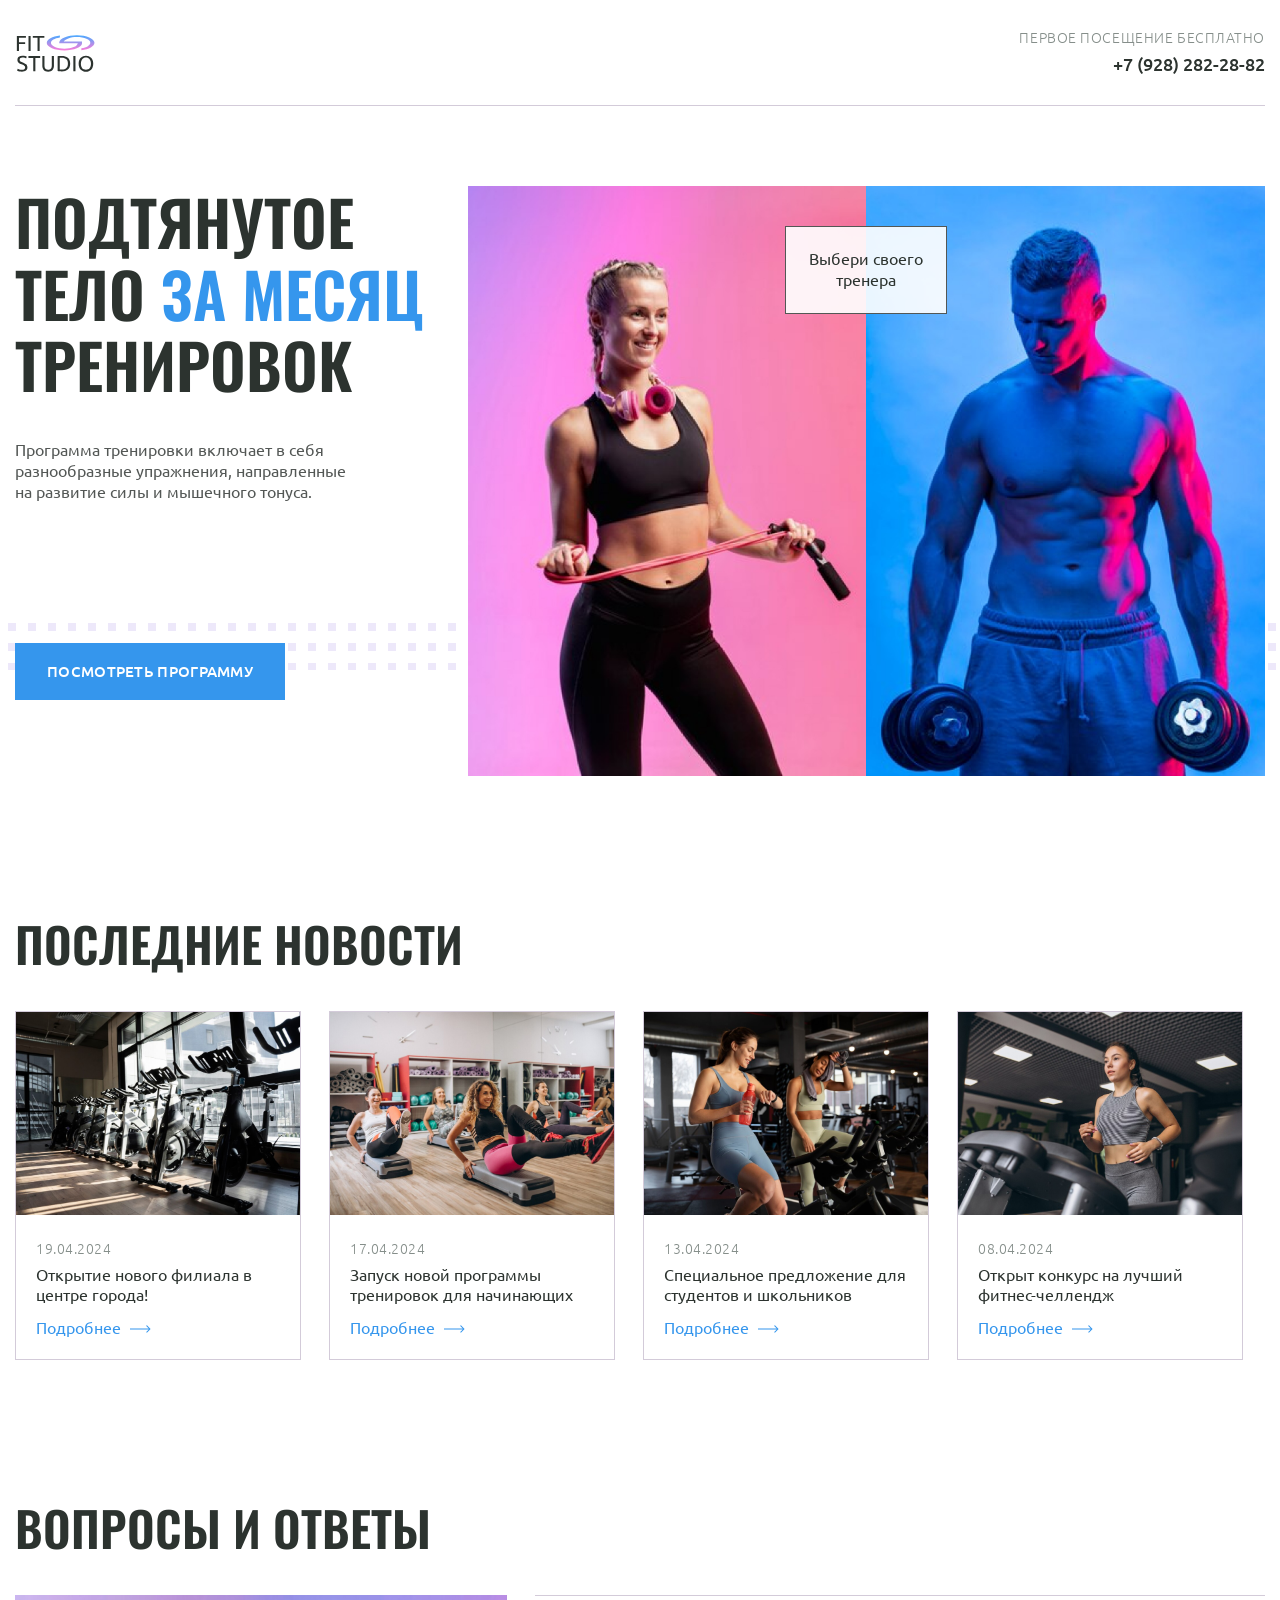
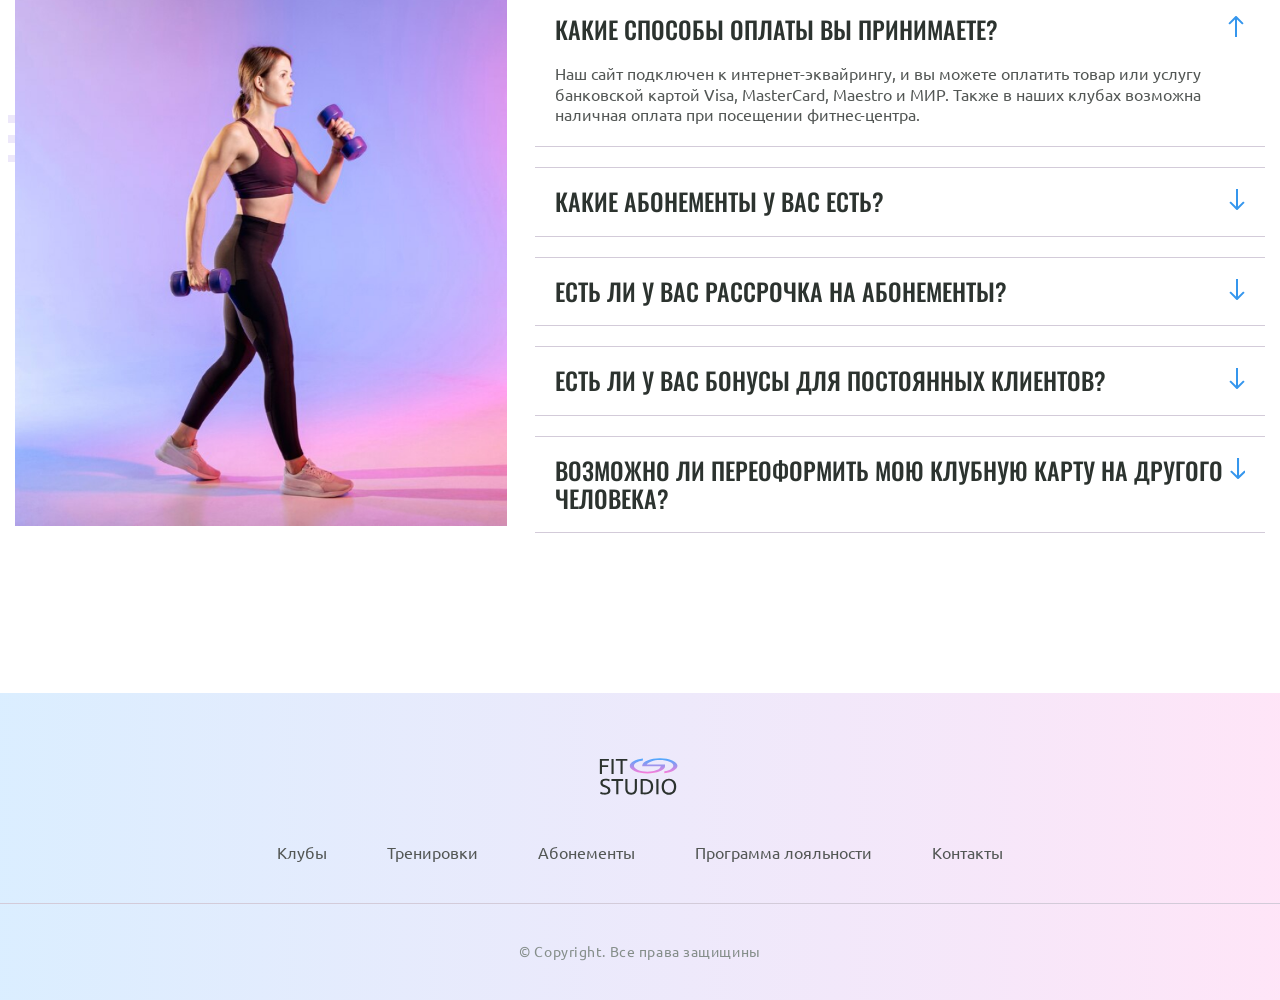
<file: fit-studio/index.html>
<!doctype html>
<html class="home-page" lang="en">
  <head>
    <meta charset="UTF-8" />
    <meta name="viewport" content="width=device-width, initial-scale=1.0" />
    <link rel="stylesheet" href="./css/normalize.css" />
    <link rel="stylesheet" href="./css/fonts.css" />
    <link rel="stylesheet" href="./css/globals.css" />
    <link rel="stylesheet" href="./css/article.css" />
    <link rel="stylesheet" href="./css/header.css" />
    <link rel="stylesheet" href="./css/footer.css" />
    <link rel="stylesheet" href="./css/index.css" />
    <title>Fit-Studio</title>
  </head>
  <body>
    <header class="header">
      <div class="container">
        <div class="header-inner">
          <a href="/">
            <img
              src="./images/logo-icon.svg"
              class="header-logo"
              width="84"
              height="45"
              alt="Логотип Fit-Studio"
            />
          </a>
          <div class="phone">
            <p>Первое посещение бесплатно</p>
            <a href="tel:+79282822882">+7 (928) 282-28-82</a>
          </div>
        </div>
      </div>
    </header>
    <section class="hero section">
      <div class="container hero-container">
        <div class="hero-info">
          <h1>Подтянутое тело <strong>за месяц</strong> тренировок</h1>
          <p class="text">
            Программа тренировки включает в себя разнообразные упражнения,
            направленные на развитие силы и мышечного тонуса.
          </p>
          <a class="button" href="https://Youtube.com">Посмотреть программу</a>
        </div>
        <div class="hero-images">
          <div class="hero-choose">
            <p>Выбери своего тренера</p>
          </div>
          <img
            src="./images/sporty-woman-img.jpg"
            width="347"
            height="513"
            alt="Спортиваня девушка держит в руках скакалку"
          />
          <img
            src="./images/sporty-man-img.jpg"
            width="353"
            height="513"
            alt="Спортиваный мужчина держит в руках гантели"
          />
        </div>
      </div>
    </section>
    <section class="news section">
      <div class="container">
        <h2 class="title-large">Последние новости</h2>
        <div class="news-container">
          <article class="news-article">
            <header>
              <img
                src="./images/news/news-1-img.jpg"
                width="284"
                height="203"
                alt="Велодорожки в спортивном зале Fit-studio"
              />
              <div class="news-info">
                <time class="news-time" datetime="19-04-2024">19.04.2024</time>
                <h3>Открытие нового филиала в центре города!</h3>
              </div>
            </header>
            <footer>
              <a class="news-link" href="article.html">Подробнее</a>
            </footer>
          </article>
          <article class="news-article">
            <header>
              <img
                src="./images/news/news-2-img.jpg"
                width="284"
                height="203"
                alt="Группа женщин занимаются спортом"
              />
              <div class="news-info">
                <time class="news-time" datetime="17-04-2024">17.04.2024</time>
                <h3>Запуск новой программы тренировок для начинающих</h3>
              </div>
            </header>
            <footer>
              <a class="news-link" href="article.html">Подробнее</a>
            </footer>
          </article>
          <article class="news-article">
            <header>
              <img
                src="./images/news/news-3-img.jpg"
                width="284"
                height="203"
                alt="Две девушки занимаются спортом на велодорожке"
              />
              <div class="news-info">
                <time class="news-time" datetime="13-04-2024">13.04.2024</time>
                <h3>Специальное предложение для студентов и школьников</h3>
              </div>
            </header>
            <footer>
              <a class="news-link" href="article.html">Подробнее</a>
            </footer>
          </article>
          <article class="news-article">
            <header>
              <img
                src="./images/news/news-4-img.jpg"
                width="284"
                height="203"
                alt="Девушка занимается спортом на велодорожке"
              />
              <div class="news-info">
                <time class="news-time" datetime="13-04-2024">08.04.2024</time>
                <h3>Открыт конкурс на лучший фитнес-челлендж</h3>
              </div>
            </header>
            <footer>
              <a class="news-link" href="article.html">Подробнее</a>
            </footer>
          </article>
        </div>
      </div>
    </section>
    <section class="faq section">
      <div class="container">
        <h2 class="title-large">Вопросы и ответы</h2>
        <div class="faq-container">
          <img
            src="./images/sporty-woman-2-img.jpg"
            width="492"
            height="531"
            alt="Спортивная девушка держит в руках гантели"
          />
          <div class="faq-info">
            <details open>
              <summary>Какие способы оплаты вы принимаете?</summary>
              <p class="text">
                Наш сайт подключен к интернет-эквайрингу, и вы можете оплатить
                товар или услугу банковской картой Visa, MasterCard, Maestro и
                МИР. Также в наших клубах возможна наличная оплата при посещении
                фитнес-центра.
              </p>
            </details>
            <details>
              <summary>Какие абонементы у вас есть?</summary>
              <p class="text">
                Наш сайт подключен к интернет-эквайрингу, и вы можете оплатить
                товар или услугу банковской картой Visa, MasterCard, Maestro и
                МИР. Также в наших клубах возможна наличная оплата при посещении
                фитнес-центра.
              </p>
            </details>
            <details>
              <summary>Есть ли у вас рассрочка на абонементы?</summary>
              <p class="text">
                Наш сайт подключен к интернет-эквайрингу, и вы можете оплатить
                товар или услугу банковской картой Visa, MasterCard, Maestro и
                МИР. Также в наших клубах возможна наличная оплата при посещении
                фитнес-центра.
              </p>
            </details>
            <details>
              <summary>Есть ли у вас бонусы для постоянных клиентов?</summary>
              <p class="text">
                Наш сайт подключен к интернет-эквайрингу, и вы можете оплатить
                товар или услугу банковской картой Visa, MasterCard, Maestro и
                МИР. Также в наших клубах возможна наличная оплата при посещении
                фитнес-центра.
              </p>
            </details>
            <details>
              <summary>
                Возможно ли переоформить мою клубную карту на другого человека?
              </summary>
              <p class="text">
                Наш сайт подключен к интернет-эквайрингу, и вы можете оплатить
                товар или услугу банковской картой Visa, MasterCard, Maestro и
                МИР. Также в наших клубах возможна наличная оплата при посещении
                фитнес-центра.
              </p>
            </details>
          </div>
        </div>
      </div>
    </section>
    <footer class="footer">
      <div class="footer-container">
        <div class="container">
          <a href="/" class="footer-logo">
            <img
              src="./images/logo-icon.svg"
              width="84"
              height="45"
              alt="Логотип Fit-Studio"
            />
          </a>
          <nav class="menu">
            <ul>
              <li><a href="#">Клубы</a></li>
              <li><a href="#">Тренировки</a></li>
              <li><a href="#">Абонементы</a></li>
              <li><a href="#">Программа лояльности</a></li>
              <li><a href="#">Контакты</a></li>
            </ul>
          </nav>
        </div>
      </div>
      <div class="copyright">
        <p>&copy; Copyright. Все права защищины</p>
      </div>
    </footer>
  </body>
</html>
</file>
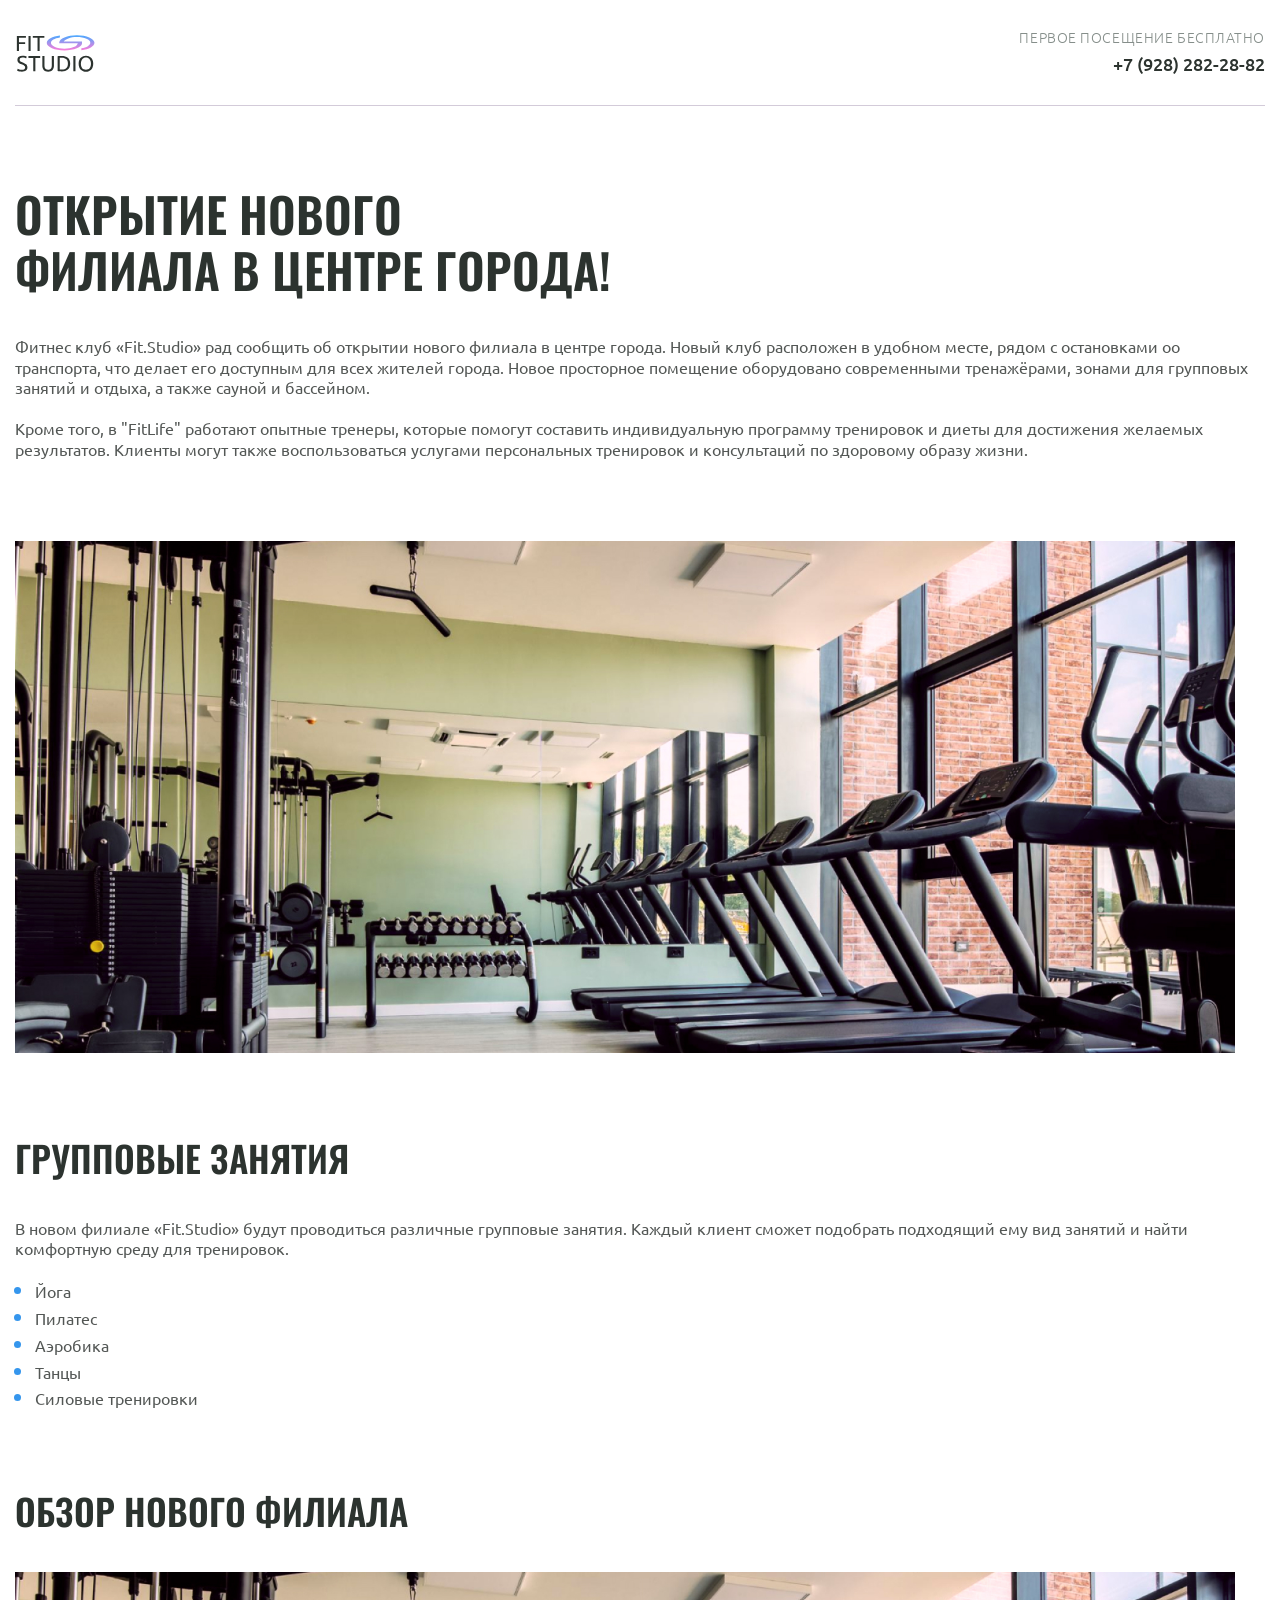
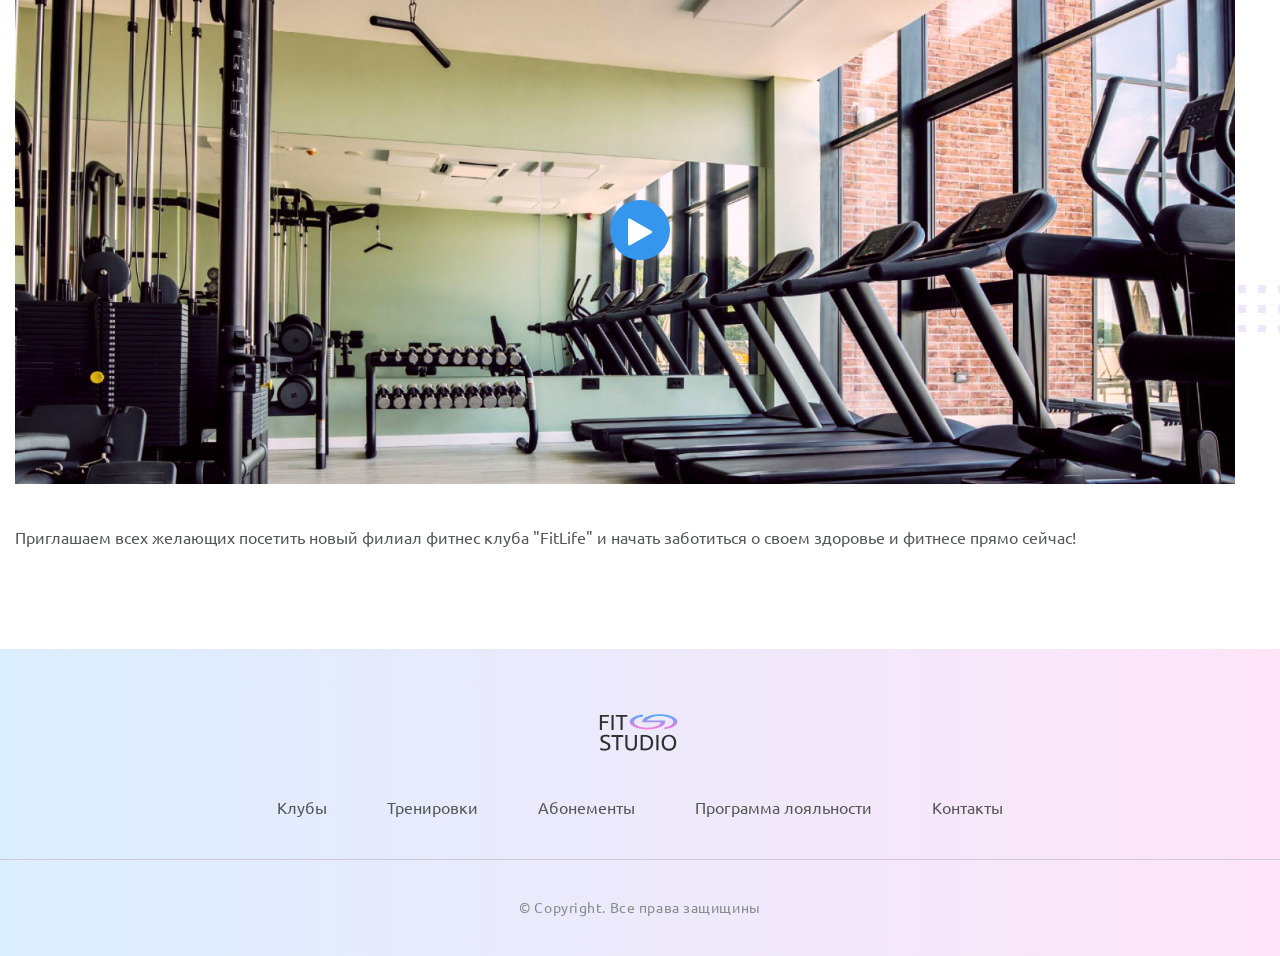
<file: fit-studio/article.html>
<!doctype html>
<html lang="en">
  <head>
    <meta charset="UTF-8" />
    <meta name="viewport" content="width=device-width, initial-scale=1.0" />
    <link rel="stylesheet" href="./css/normalize.css" />
    <link rel="stylesheet" href="./css/fonts.css" />
    <link rel="stylesheet" href="./css/globals.css" />
    <link rel="stylesheet" href="./css/article.css" />
    <link rel="stylesheet" href="./css/header.css" />
    <link rel="stylesheet" href="./css/footer.css" />
    <link rel="icon" href="/images/favicon-icon.svg" type="image/svg+xml">
    <title>Fit-Studio - article</title>
  </head>
  <body>
    <header class="header">
      <div class="container">
        <div class="header-inner">
          <a href="index.html">
            <img
              src="./images/logo-icon.svg"
              class="header-logo"
              width="84"
              height="45"
              alt="Логотип Fit-Studio"
            />
          </a>
          <div class="phone">
            <p>Первое посещение бесплатно</p>
            <a href="tel:+79282822882">+7 (928) 282-28-82</a>
          </div>
        </div>
      </div>
    </header>
    <article class="article">
      <section>
        <div class="container">
          <h1 class="title-large">Открытие нового филиала в центре города!</h1>
          <p class="text article-mb-3">
            Фитнес клуб «Fit.Studio» рад сообщить об открытии нового филиала
            в центре города. Новый клуб расположен в удобном месте, рядом
            с остановками oo транспорта, что делает его доступным для всех
            жителей города. Новое просторное помещение оборудовано современными
            тренажёрами, зонами для групповых занятий и отдыха, а также сауной
            и бассейном.
          </p>
          <p class="article-mb-1 text">
            Кроме того, в "FitLife" работают опытные тренеры, которые помогут
            составить индивидуальную программу тренировок и диеты для достижения
            желаемых результатов. Клиенты могут также воспользоваться услугами
            персональных тренировок и консультаций по здоровому образу жизни.
          </p>
          <div class="article-image article-mb-1">
            <img
              src="./images/gym-img.jpg"
              width="1220"
              height="512"
              alt="Спортивный зал Fit-Studio"
            />
          </div>
        </div>
      </section>
      <section>
        <div class="container">
          <h2 class="title-medium">Групповые занятия</h2>
          <p class="text">
            В новом филиале «Fit.Studio» будут проводиться различные групповые
            занятия. Каждый клиент сможет подобрать подходящий ему вид занятий
            и найти комфортную среду для тренировок.
          </p>
          <ul class="article-list article-mb-1 text">
            <li class="article-item">Йога</li>
            <li class="article-item">Пилатес</li>
            <li class="article-item">Аэробика</li>
            <li class="article-item">Танцы</li>
            <li class="article-item">Силовые тренировки</li>
          </ul>
        </div>
      </section>
      <section>
        <div class="container">
          <h1 class="title-medium">Обзор нового филиала</h1>
        </div>
      </section>
      <section>
        <div class="container">
      <div class="article-mb-2">
        <div class="article-images">
          <img
            src="./images/gym-img.jpg"
            width="1220"
            height="512"
            alt="Спортивный зал Fit-Studio"
          />
          <div class="article-play-button">
            <img
              src="./images/play-icon.svg"
              width="24"
              height="24"
              alt="Кнопка велючение видио фон синииего оттенкта"
            />
          </div>
        </div>
        </div>
        </section>
        <section><div class="container">
        <p class="text">
          Приглашаем всех желающих посетить новый филиал фитнес клуба "FitLife"
          и начать заботиться о своем здоровье и фитнесе прямо сейчас!
        </p>
      </div>
      </div>
      </section>
    </article>
    <footer class="footer">
      <div class="footer-container">
        <div class="container">
          <a href="index.html" class="footer-logo">
            <img
              src="./images/logo-icon.svg"
              width="84"
              height="45"
              alt="Логотип Fit-Studio"
            />
          </a>
          <nav class="menu">
            <ul>
              <li><a href="#">Клубы</a></li>
              <li><a href="#">Тренировки</a></li>
              <li><a href="#">Абонементы</a></li>
              <li><a href="#">Программа лояльности</a></li>
              <li><a href="#">Контакты</a></li>
            </ul>
          </nav>
        </div>
      </div>
      <div class="copyright">
        <p>&copy; Copyright. Все права защищины</p>
      </div>
    </footer>
  </body>
</html>
</file>
<file: fit-studio/css/fonts.css>
@font-face {
  font-family: "Ubuntu";
  src:
    local("Ubuntu"),
    url("../fonts/UbuntuLight.woff2") format("woff2");
  font-weight: 300;
  font-style: normal;
  font-display: swap;
}

@font-face {
  font-family: "Ubuntu";
  src:
    local("Ubuntu"),
    url("../fonts/UbuntuRegular.woff2") format("woff2");
  font-weight: 400;
  font-style: normal;
  font-display: swap;
}

@font-face {
  font-family: "Ubuntu";
  src:
    local("Ubuntu"),
    url("../fonts/UbuntuMedium.woff2") format("woff2");
  font-weight: 500;
  font-style: normal;
  font-display: swap;
}

@font-face {
  font-family: "Oswald";
  src:
    local("Oswald"),
    url("../fonts/OswaldMedium.woff2") format("woff2");
  font-weight: 500;
  font-style: normal;
  font-display: swap;
}

@font-face {
  font-family: "Oswald";
  src:
    local("Oswald"),
    url("../fonts/OswaldSemiBold.woff2") format("woff2");
  font-weight: 600;
  font-style: normal;
  font-display: swap;
}
</file>
<file: fit-studio/css/globals.css>
body {
  display: -webkit-box;
  display: -ms-flexbox;
  display: flex;
  -webkit-box-orient: vertical;
  -webkit-box-direction: normal;
  -ms-flex-direction: column;
  flex-direction: column;
  min-width: 375px;
  min-height: 100vh;
}
h1,
h2,
h3,
h4,
h5,
h6,
p {
  margin: 0;
}
.container {
  max-width: 1250px;
  margin: 0 auto;
  padding: 0 15px;
}
img {
  max-width: 100%;
  height: auto;
  -o-object-fit: cover;
  object-fit: cover;
}
.section {
  margin-bottom: 140px;
}
.title-large {
  margin-bottom: 40px;
  max-width: 596px;
  font-family: "Oswald", sans-serif;
  font-weight: 600;
  font-size: 48px;
  line-height: 1.15;
  text-transform: uppercase;
  color: #2c332f;
}
.title-medium {
  margin-bottom: 40px;
  font-family: "Oswald", sans-serif;
  font-weight: 600;
  font-size: 36px;
  line-height: 1.15;
  text-transform: uppercase;
  color: #2c332f;
}
.text {
  font-family: "Ubuntu", sans-serif;
  font-weight: 400;
  font-size: 16px;
  line-height: 1.3;
  color: #535755;
}
.button {
  display: inline-block;
  padding: 19px 32px;
  background-color: #3596ed;
  font-family: "Ubuntu", sans-serif;
  font-weight: 500;
  font-size: 15px;
  line-height: 1.3;
  letter-spacing: 0.02em;
  text-align: center;
  text-transform: uppercase;
  color: #fff;
  text-decoration: none;
  -webkit-transition: opacity 200ms;
  transition: opacity 200ms;
}
.button:hover {
  opacity: 0.85;
}
@media (width <= 992px) {
  .container {
    max-width: 768px;
  }
}
@media (width <= 768px) {
  .container {
    max-width: 576px;
  }
  .home-page .title-large {
    max-width: inherit;
    text-align: center;
  }
}
@media (width <= 592px) {
  .section {
    margin-bottom: 80px;
  }

  .title-large {
    font-size: 34px;
  }
}
</file>
<file: fit-studio/css/article.css>
.article {
  position: relative;
  margin: 80px 0 100px;
}

.article-decor-wrapper-1::before {
  position: absolute;
  content: "";
  z-index: -1;
  height: 47px;
  width: calc(50% - 460px);
  top: 435px;
  background: url("../images/decor-icon.svg");
}
.article::after {
  position: absolute;
  content: "";
  z-index: -1;
  height: 47px;
  right: 0;
  width: calc(50% - 390px);
  bottom: 217px;
  background: url("../images/decor-icon.svg");
}
.article-mb-1 {
  margin-bottom: 80px;
}
.article-mb-2 {
  margin-bottom: 40px;
}
.article-mb-3 {
  margin-bottom: 20px;
}
.article-list {
  font-family: "Ubuntu", sans-serif;
  font-weight: 400;
  font-size: 16px;
  line-height: 1.3;
  color: #535755;
  gap: 8px;
  padding: 0 20px;
}
.article-item::marker {
  color: #3596ed;
  font-size: 22px;
}
.article-images {
  position: relative;
}
.article-play-button {
  position: absolute;
  top: 50%;
  left: 50%;
  padding: 18px;
  border-radius: 50%;
  -webkit-transform: translate(-50%, -50%);
  -ms-transform: translate(-50%, -50%);
  transform: translate(-50%, -50%);
  background-color: #3596ed;
  width: 24px;
  height: 24px;
}
@media (width <= 592px) {
  .article-play-button {
    padding: 17px;
  }
  .article-play-button img {
    padding-left: 3px;
    width: 22px;
    height: 22px;
  }
}
</file>
<file: fit-studio/css/header.css>
.header-inner {
  display: -webkit-box;
  display: -ms-flexbox;
  display: flex;
  -webkit-box-pack: justify;
  -ms-flex-pack: justify;
  justify-content: space-between;
  -webkit-box-align: center;
  -ms-flex-align: center;
  align-items: center;
  padding: 30px 0 30px;
  border-bottom: 1px solid #d3cbd9;
}
.phone {
  text-align: right;
}
.phone p {
  font-family: "Ubuntu", sans-serif;
  font-weight: 300;
  font-size: 14px;
  letter-spacing: 0.04em;
  text-align: right;
  text-transform: uppercase;
  color: #858e8a;
  margin-bottom: 8px;
}
.header-logo {
  display: block;
}
.phone a {
  font-family: "Ubuntu", sans-serif;
  font-weight: 500;
  font-size: 18px;
  color: #2c332f;
  text-decoration: none;
  -webkit-transition: color 200ms;
  transition: color 200ms;
}
.phone a:hover {
  color: #3596ed;
}
</file>
<file: fit-studio/css/footer.css>
.footer {
  padding: 60px 0 40px;
  margin-top: auto;
  background: -webkit-gradient(
    linear,
    left top,
    right top,
    from(rgba(73, 169, 255, 0.2)),
    to(rgba(252, 124, 217, 0.2))
  );
  background: linear-gradient(
    90deg,
    rgba(73, 169, 255, 0.2) 0%,
    rgba(252, 124, 217, 0.2) 100%
  );
  text-align: center;
}
.footer-container {
  border-bottom: 1px solid #d3cbd9;
  padding: 0 0 40px;
  margin: 0 0 40px;
}
.menu ul {
  display: -webkit-box;
  display: -ms-flexbox;
  display: flex;
  -webkit-box-pack: center;
  -ms-flex-pack: center;
  justify-content: center;
  padding: 0;
  margin: 0;
  gap: 60px;
  list-style: none;
}
.menu a {
  font-family: "Ubuntu", sans-serif;
  font-weight: 400;
  font-size: 16px;
  line-height: 1.3;
  color: #535755;
  text-decoration: none;
  -webkit-transition: color 200ms;
  transition: color 200ms;
}
.menu a:hover {
  color: #3596ed;
}
.footer-logo img {
  display: inline-block;
  margin-bottom: 40px;
}
.copyright {
  font-family: "Ubuntu", sans-serif;
  font-weight: 400;
  font-size: 14px;
  letter-spacing: 0.04em;
  color: #858e8a;
}
@media (width <= 992px) {
  .menu ul {
    -webkit-box-orient: vertical;
    -webkit-box-direction: normal;
    -ms-flex-direction: column;
    flex-direction: column;
    gap: 25px;
  }
  .footer-logo img {
    margin-bottom: 30px;
  }
  .footer {
    padding-top: 30px;
  }
}
</file>
<file: fit-studio/css/index.css>
.hero {
  position: relative;
  padding-top: 80px;
}
.hero::after {
  position: absolute;
  content: "";
  width: 100%;
  height: 47px;
  bottom: 106px;
  z-index: -1;
  background: url("../images/decor-icon.svg");
}
.hero-container {
  display: -webkit-box;
  display: -ms-flexbox;
  display: flex;

  gap: 28px;
}
.hero-images {
  position: relative;
  display: -webkit-box;
  display: -ms-flexbox;
  display: flex;
}
.hero-info {
  max-width: 492px;
}
.hero h1 {
  margin-bottom: 40px;
  font-family: "Oswald", sans-serif;
  font-weight: 600;
  font-size: 62px;
  line-height: 1.15;
  text-transform: uppercase;
  color: #2c332f;
}
.hero h1 strong {
  color: #3596ed;
}
.hero .text {
  margin-bottom: 140px;
  max-width: 440px;
}

.hero-choose {
  max-width: 116px;
  position: absolute;
  padding: 22px;
  border: 1px solid #535755;
  background: rgba(255, 255, 255, 0.9);
  top: 40px;
  left: 50%;
  -webkit-transform: translateX(-50%);
  -ms-transform: translateX(-50%);
  transform: translateX(-50%);
  font-family: "Ubuntu", sans-serif;
  font-weight: 400;
  font-size: 16px;
  line-height: 1.3;
  text-align: center;
  color: #2c332f;
}

.news-container {
  display: -webkit-box;
  display: -ms-flexbox;
  display: flex;
  gap: 28px;
}
.news-article {
  max-width: 284px;
  -webkit-box-flex: 1;
  -ms-flex: 1 1 25%;
  flex: 1 1 25%;
  border: 1px solid #d3cbd9;
  overflow: hidden;
}
.news-info {
  padding: 20px 20px 12px;
}
.news-time {
  display: inline-block;
  margin-bottom: 8px;
  font-family: "Ubuntu", sans-serif;
  font-weight: 300;
  font-size: 14px;
  letter-spacing: 0.04em;
  text-transform: uppercase;
  color: #858e8a;
}
.news-info h3 {
  font-family: "Ubuntu", sans-serif;
  font-weight: 400;
  font-size: 16px;
  line-height: 1.3;
  color: #2c332f;
}
.news-link {
  display: -webkit-inline-box;
  display: -ms-inline-flexbox;
  display: inline-flex;
  -webkit-box-align: center;
  -ms-flex-align: center;
  align-items: center;
  padding: 0 20px 20px;
  font-family: "Ubuntu", sans-serif;
  font-weight: 400;
  gap: 8px;
  font-size: 16px;
  line-height: 1.3;
  color: #3596ed;
  text-decoration: none;
}
.news-link::after {
  content: "";
  width: 22px;
  height: 9px;
  background: url("../images/arrow-right-icon.svg");
  -webkit-transition: -webkit-transform 200ms;
  transition: -webkit-transform 200ms;
  transition: transform 200ms;
  transition:
    transform 200ms,
    -webkit-transform 200ms;
}
.news-link:hover::after {
  -webkit-transform: translateX(8px);
  -ms-transform: translateX(8px);
  transform: translateX(8px);
}
.faq {
  position: relative;
}
.faq::before {
  top: 215px;
  z-index: -1;
  position: absolute;
  content: "";
  height: 47px;
  width: calc(50% - 460px);
  background: url("../images/decor-icon.svg");
}
.faq-container {
  display: -webkit-box;
  display: -ms-flexbox;
  display: flex;
  -webkit-box-align: start;
  -ms-flex-align: start;
  align-items: flex-start;
  gap: 28px;
}
details {
  padding: 20px;
  margin-bottom: 20px;
  border-block: 1px solid #d3cbd9;
}
details p {
  padding: 20px 0 0;
}
details[open] summary::after {
  -webkit-transform: rotate(180deg);
  -ms-transform: rotate(180deg);
  transform: rotate(180deg);
}
summary {
  display: -webkit-box;
  display: -ms-flexbox;
  display: flex;
  -webkit-box-pack: justify;
  -ms-flex-pack: justify;
  justify-content: space-between;

  font-family: "Oswald", sans-serif;
  font-weight: 500;
  font-size: 24px;
  line-height: 1.15;
  text-transform: uppercase;
  color: #2c332f;
  list-style: none;
}
summary::after {
  -webkit-transition: -webkit-transform 200ms;
  transition: -webkit-transform 200ms;
  transition: transform 200ms;
  transition:
    transform 200ms,
    -webkit-transform 200ms;
  content: "";
  width: 17px;
  height: 22px;
  background: url("../images/arrow-down-icon.svg") no-repeat center / cover;
}
@media (width <= 1440px) {
  .hero-images img {
    width: 50%;
  }
}
@media (width <= 992px) {
  .hero::after {
    display: none;
  }
  .hero-container {
    -webkit-box-orient: vertical;
    -webkit-box-direction: normal;
    -ms-flex-direction: column;
    flex-direction: column;
    -webkit-box-align: center;
    -ms-flex-align: center;
    align-items: center;
  }
  .hero-info {
    text-align: center;
  }
  .hero-info h1 {
    font-size: 52px;
    margin-bottom: 30px;
  }
  .hero-info .text {
    margin-bottom: 30px;
    max-width: inherit;
    text-align: center;
  }
  .news-container {
    -ms-flex-wrap: wrap;
    flex-wrap: wrap;
    -webkit-box-pack: center;
    -ms-flex-pack: center;
    justify-content: center;
    gap: 20px;
  }
  .news-article {
    -ms-flex-preferred-size: 50%;
    flex-basis: 50%;
    max-width: 350px;
  }
  .news-article img {
    width: 100%;
  }
  .faq-container {
    gap: 20px;
    -webkit-box-orient: vertical;
    -webkit-box-direction: reverse;
    -ms-flex-direction: column-reverse;
    flex-direction: column-reverse;
  }
  .faq::before {
    display: none;
  }
  summary::after {
    -ms-flex-negative: 0;
    flex-shrink: 0;
  }
  details {
    padding: 15px;
  }
  summary {
    font-size: 22px;
  }
  .faq-container img {
    text-align: center;
    width: 100%;
  }
}
@media (width <= 768px) {
  .hero-info h1 {
    font-size: 50px;
  }
  .news-article {
    -ms-flex-preferred-size: 100%;
    flex-basis: 100%;
    max-width: 400px;
  }
}
@media (width <= 576px) {
  .hero {
    padding-top: 60px;
  }
  .hero-info h1 {
    font-size: 42px;
  }
  .hero-info {
    max-width: 410px;
  }
  .hero-choose {
    font-size: 14px;
    max-width: 100px;
    padding: 10px;
  }
}
</file>
